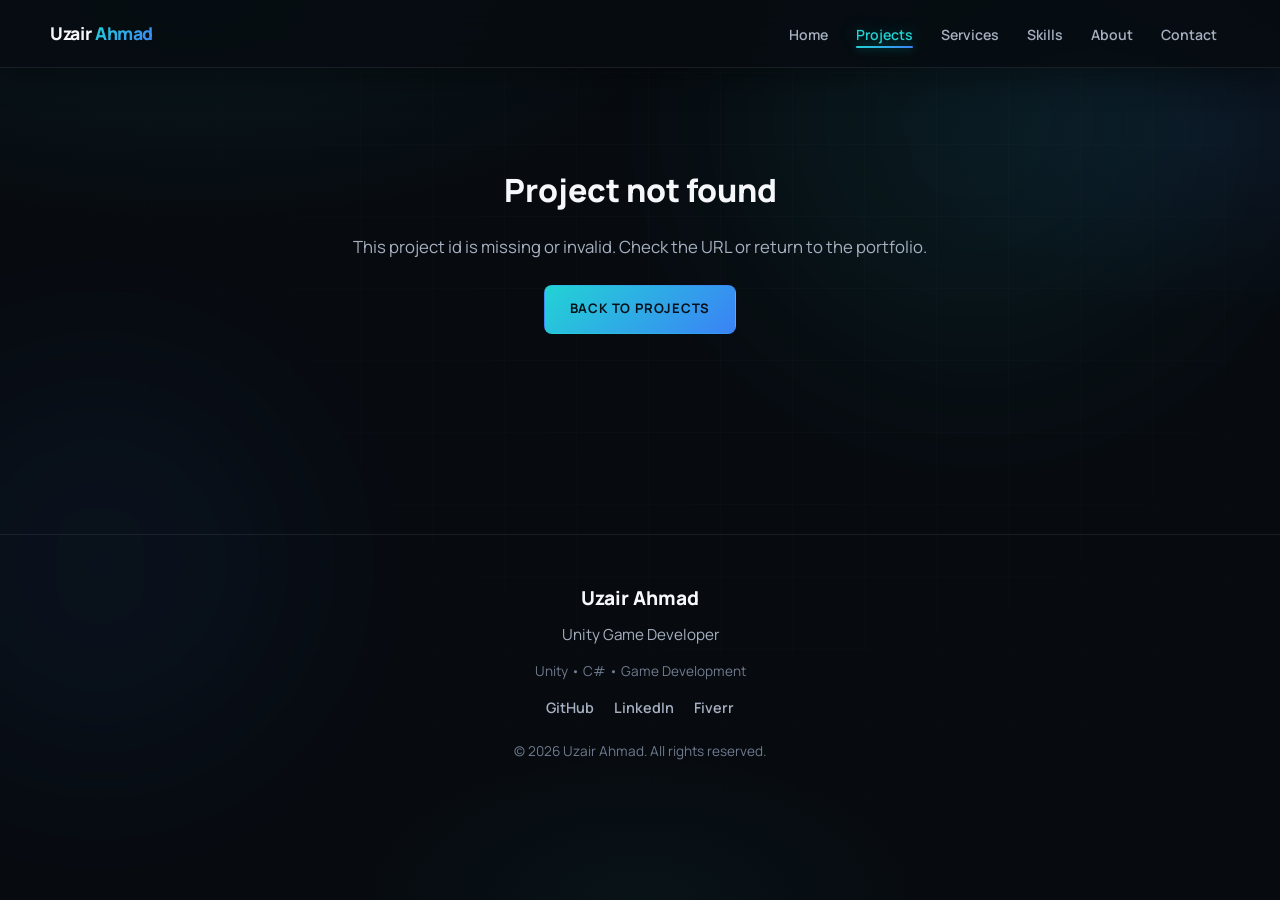
<file: project.html>
<!DOCTYPE html>
<html lang="en">
  <head>
    <meta charset="UTF-8" />
    <meta name="viewport" content="width=device-width, initial-scale=1.0" />
    <meta name="referrer" content="strict-origin-when-cross-origin" />
    <title>Project | Uzair Ahmad — Unity Game Developer</title>
    <meta
      name="description"
      content="Project details from Uzair Ahmad's Unity game development portfolio."
    />
    <meta property="og:type" content="website" />
    <meta property="og:title" content="Project | Uzair Ahmad — Unity Game Developer" />
    <link rel="icon" href="favicon/favicon.svg" type="image/svg+xml" />
    <link rel="preconnect" href="https://fonts.googleapis.com" />
    <link rel="preconnect" href="https://fonts.gstatic.com" crossorigin />
    <link
      href="https://fonts.googleapis.com/css2?family=Manrope:wght@400;500;600;700;800&display=swap"
      rel="stylesheet"
    />
    <link rel="stylesheet" href="css/style.css" />
  </head>
  <body>
    <a class="skip-link" href="#main">Skip to content</a>

    <div class="bg-atmosphere" aria-hidden="true">
      <div class="bg-grid"></div>
      <div class="bg-orb bg-orb-1"></div>
      <div class="bg-orb bg-orb-2"></div>
    </div>

    <header class="site-header scrolled" id="site-header">
      <nav class="nav container" aria-label="Primary">
        <a class="nav-brand" href="index.html">Uzair <span>Ahmad</span></a>

        <button
          class="nav-toggle"
          id="nav-toggle"
          type="button"
          aria-expanded="false"
          aria-controls="nav-links"
          aria-label="Open menu"
        >
          <span class="nav-toggle-bars" aria-hidden="true"></span>
        </button>

        <ul class="nav-links" id="nav-links">
          <li><a href="index.html#home">Home</a></li>
          <li><a href="index.html#projects" class="active">Projects</a></li>
          <li><a href="index.html#services">Services</a></li>
          <li><a href="index.html#skills">Skills</a></li>
          <li><a href="index.html#about">About</a></li>
          <li><a href="index.html#contact">Contact</a></li>
        </ul>
      </nav>
    </header>

    <main id="main" class="project-detail-page">
      <div class="container" id="project-root">
        <!-- Rendered by project-detail.js -->
        <p class="section-lead">Loading project…</p>
      </div>
    </main>

    <footer class="site-footer">
      <div class="container footer-inner">
        <p class="footer-name">Uzair Ahmad</p>
        <p class="footer-title">Unity Game Developer</p>
        <p class="footer-tags">
          Unity • C# • Game Development
        </p>
        <div class="footer-social" id="footer-social" aria-label="Social links"></div>
        <p class="footer-copy">© 2026 Uzair Ahmad. All rights reserved.</p>
      </div>
    </footer>

    <script src="js/config.js"></script>
    <script src="js/projects.js"></script>
    <script src="js/project-detail.js"></script>
    <script src="js/cursor.js"></script>
  </body>
</html>
</file>
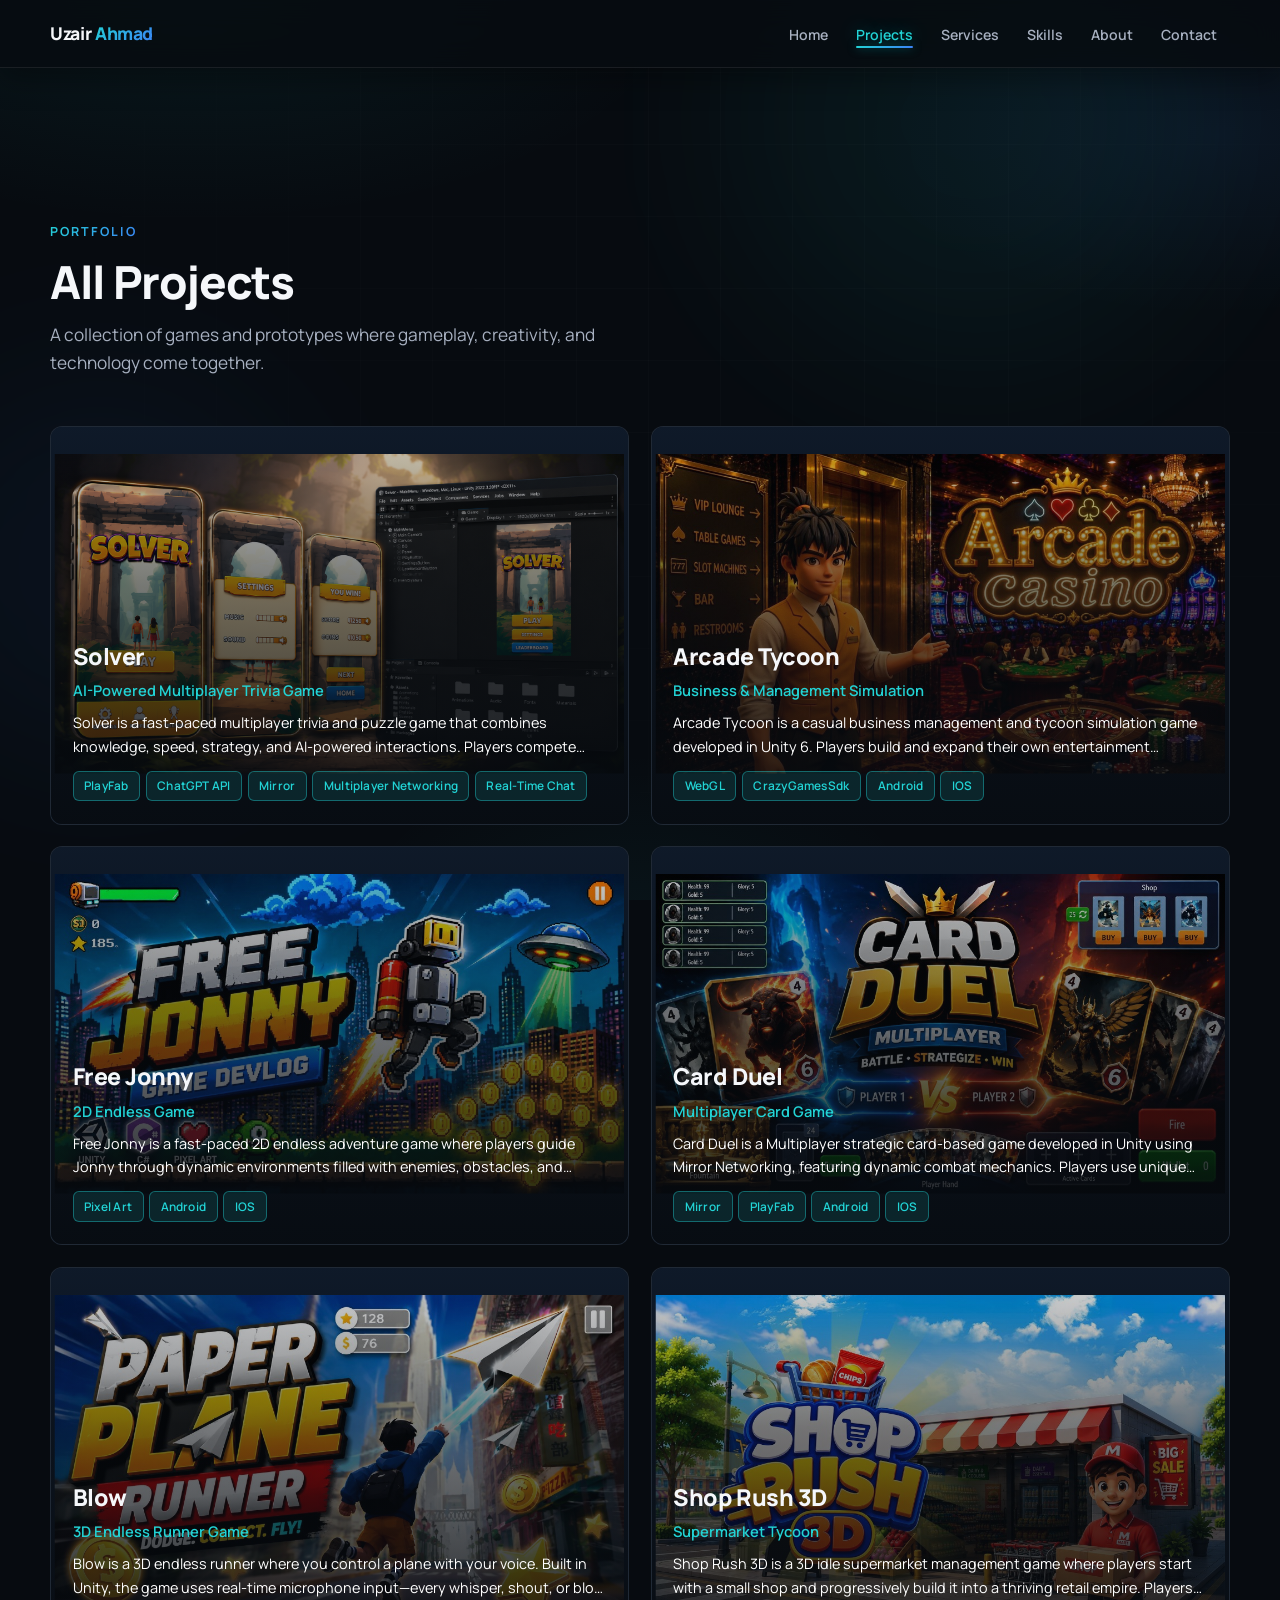
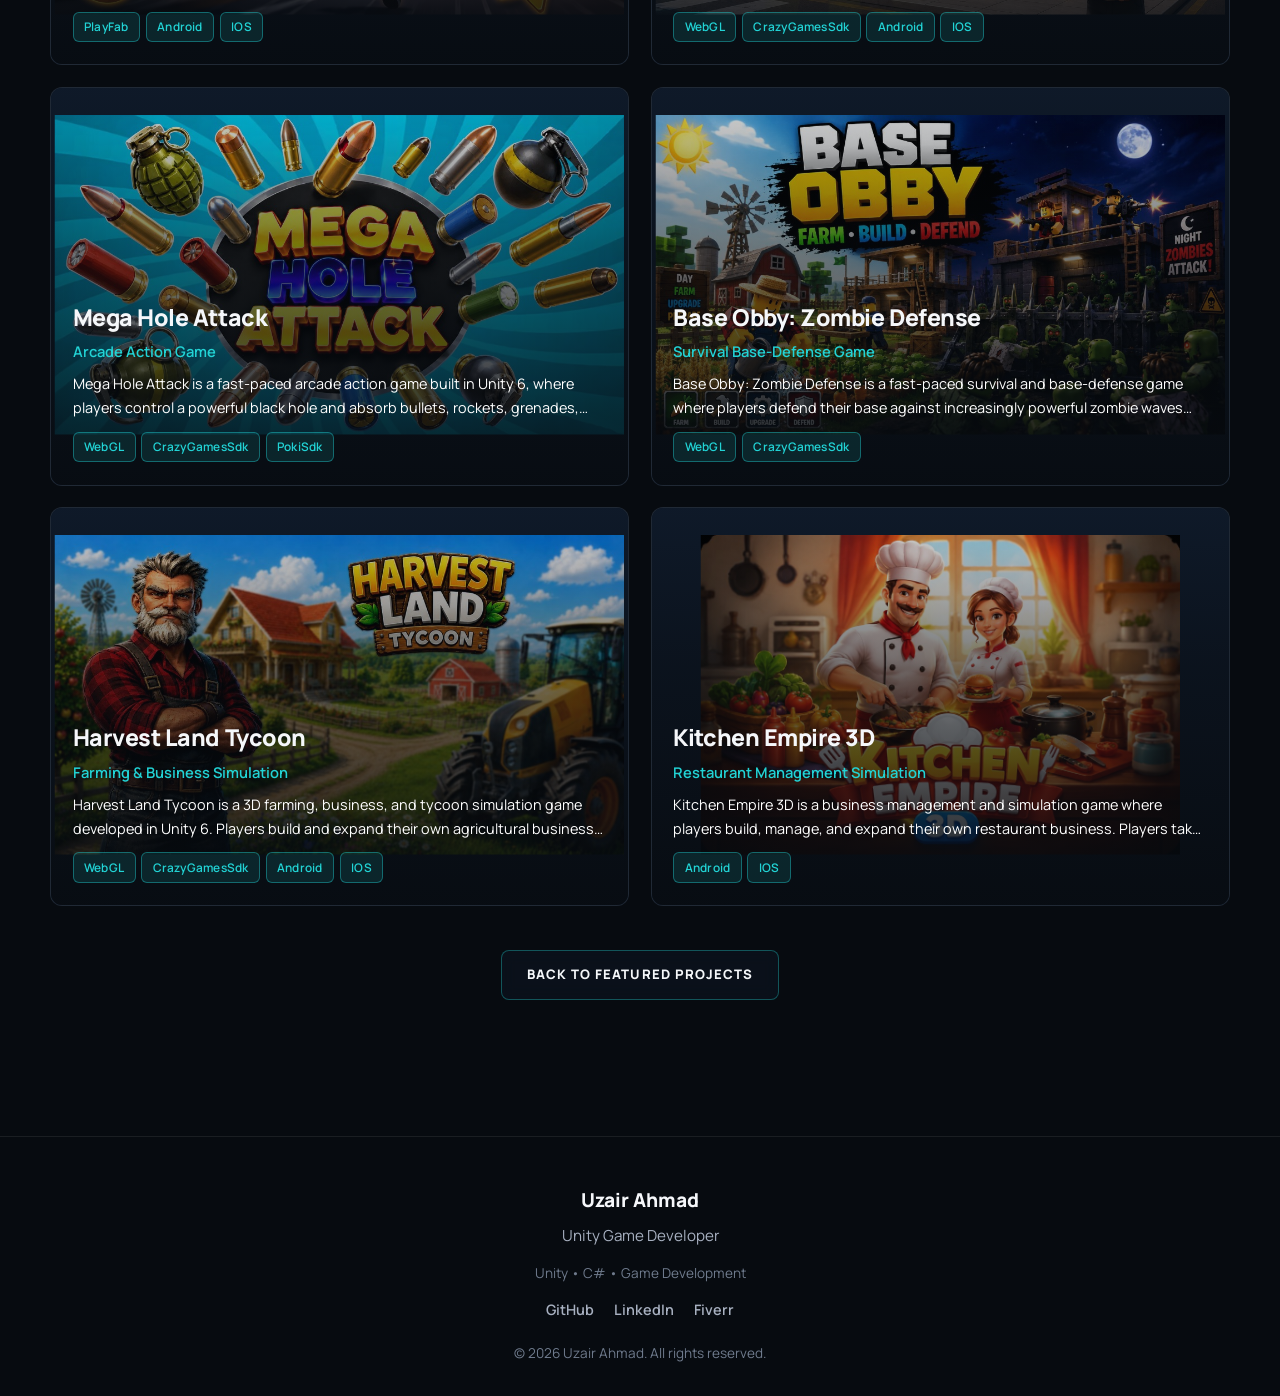
<file: projects.html>
<!DOCTYPE html>
<html lang="en">
  <head>
    <meta charset="UTF-8" />
    <meta name="viewport" content="width=device-width, initial-scale=1.0" />
    <title>All Projects | Uzair Ahmad — Unity Game Developer</title>
    <meta
      name="description"
      content="Browse all Unity game projects by Uzair Ahmad — multiplayer, mobile, simulation, and more."
    />
    <meta property="og:type" content="website" />
    <meta
      property="og:title"
      content="All Projects | Uzair Ahmad — Unity Game Developer"
    />
    <link rel="icon" href="favicon/favicon.svg" type="image/svg+xml" />
    <link rel="preconnect" href="https://fonts.googleapis.com" />
    <link rel="preconnect" href="https://fonts.gstatic.com" crossorigin />
    <link
      href="https://fonts.googleapis.com/css2?family=Manrope:wght@400;500;600;700;800&display=swap"
      rel="stylesheet"
    />
    <link rel="stylesheet" href="css/style.css" />
  </head>
  <body>
    <a class="skip-link" href="#main">Skip to content</a>

    <div class="bg-atmosphere" aria-hidden="true">
      <div class="bg-grid"></div>
      <div class="bg-orb bg-orb-1"></div>
      <div class="bg-orb bg-orb-2"></div>
    </div>

    <header class="site-header scrolled" id="site-header">
      <nav class="nav container" aria-label="Primary">
        <a class="nav-brand" href="index.html">Uzair <span>Ahmad</span></a>

        <button
          class="nav-toggle"
          id="nav-toggle"
          type="button"
          aria-expanded="false"
          aria-controls="nav-links"
          aria-label="Open menu"
        >
          <span class="nav-toggle-bars" aria-hidden="true"></span>
        </button>

        <ul class="nav-links" id="nav-links">
          <li><a href="index.html#home">Home</a></li>
          <li><a href="projects.html" class="active">Projects</a></li>
          <li><a href="index.html#services">Services</a></li>
          <li><a href="index.html#skills">Skills</a></li>
          <li><a href="index.html#about">About</a></li>
          <li><a href="index.html#contact">Contact</a></li>
        </ul>
      </nav>
    </header>

    <main id="main" class="projects-page">
      <section class="section" aria-labelledby="all-projects-title">
        <div class="container">
          <header class="section-header">
            <p class="section-eyebrow">Portfolio</p>
            <h1 class="section-title" id="all-projects-title">All Projects</h1>
            <p class="section-lead">
              A collection of games and prototypes where gameplay, creativity,
              and technology come together.
            </p>
          </header>
          <div class="projects-grid" id="all-projects-grid">
            <!-- Rendered by projects-page.js -->
          </div>
          <div class="projects-cta">
            <a
              class="btn btn-secondary projects-all-btn"
              href="index.html#projects"
              >Back to Featured Projects</a
            >
          </div>
        </div>
      </section>
    </main>

    <footer class="site-footer">
      <div class="container footer-inner">
        <p class="footer-name">Uzair Ahmad</p>
        <p class="footer-title">Unity Game Developer</p>
        <p class="footer-tags">Unity • C# • Game Development</p>
        <div
          class="footer-social"
          id="footer-social"
          aria-label="Social links"
        ></div>
        <p class="footer-copy">© 2026 Uzair Ahmad. All rights reserved.</p>
      </div>
    </footer>

    <script src="js/config.js"></script>
    <script src="js/projects.js"></script>
    <script src="js/projects-page.js"></script>
    <script src="js/cursor.js"></script>
  </body>
</html>
</file>
<file: css/style.css>
/* ============================================================
   Uzair Ahmad — Unity Game Developer Portfolio
   Cinematic layout + Design 1 cyan/blue palette
   ============================================================ */

:root {
  /* Design 1 palette */
  --bg-primary: #070b10;
  --bg-primary-alt: #0a0f16;
  --bg-secondary: #0d1724;
  --bg-secondary-alt: #101c2d;
  --accent-cyan: #22d3d5;
  --accent-blue: #3b82f6;
  --accent-gradient: linear-gradient(135deg, #22d3d5, #3b82f6);
  --text-primary: #f5f7fa;
  --text-secondary: #a7b0c0;
  --text-muted: #6f7b8d;
  --border: rgba(255, 255, 255, 0.08);
  --border-strong: rgba(255, 255, 255, 0.14);

  /* Mapped aliases (keep existing class names working) */
  --bg-deep: var(--bg-primary);
  --bg: var(--bg-primary-alt);
  --bg-elevated: var(--bg-secondary);
  --bg-card: var(--bg-secondary-alt);
  --bg-card-hover: #142238;
  --text: var(--text-primary);
  --text-dim: var(--text-muted);
  --accent: var(--accent-cyan);
  --accent-soft: rgba(34, 211, 213, 0.12);
  --accent-glow: rgba(34, 211, 213, 0.4);
  --accent-secondary: var(--accent-blue);
  --danger-dev: #ffb347;
  --danger-dev-soft: rgba(255, 179, 71, 0.15);

  /* Typography */
  --font-display: "Manrope", system-ui, sans-serif;
  --font-body: "Manrope", system-ui, sans-serif;

  /* Layout */
  --nav-height: 68px;
  --container: 1180px;
  --radius: 12px;
  --radius-sm: 8px;
  --shadow: 0 18px 50px rgba(0, 0, 0, 0.5);
  --transition: 0.28s ease;
  --section-pad: clamp(4.5rem, 10vw, 7.5rem);
}

*,
*::before,
*::after {
  box-sizing: border-box;
  margin: 0;
  padding: 0;
}

html {
  scroll-behavior: smooth;
  scroll-padding-top: var(--nav-height);
}

body {
  font-family: var(--font-body);
  font-size: 1.05rem;
  line-height: 1.65;
  color: var(--text-primary);
  background: var(--bg-primary);
  overflow-x: hidden;
  min-height: 100vh;
}

img {
  max-width: 100%;
  height: auto;
  display: block;
}

a {
  color: inherit;
  text-decoration: none;
}

ul {
  list-style: none;
}

code {
  font-family: ui-monospace, "Cascadia Code", "Segoe UI Mono", monospace;
  font-size: 0.9em;
  color: var(--accent-cyan);
  background: var(--accent-soft);
  padding: 0.1em 0.35em;
  border-radius: 4px;
}

button {
  font-family: inherit;
  cursor: pointer;
  border: none;
  background: none;
  color: inherit;
}

:focus-visible {
  outline: 2px solid var(--accent-cyan);
  outline-offset: 3px;
}

.skip-link {
  position: absolute;
  left: 1rem;
  top: -100px;
  z-index: 1000;
  padding: 0.75rem 1.25rem;
  background: var(--accent-gradient);
  color: var(--bg-primary);
  font-weight: 700;
  border-radius: var(--radius-sm);
  transition: top var(--transition);
}

.skip-link:focus {
  top: 1rem;
}

/* ---------- Utilities ---------- */
.container {
  width: min(100% - 2.5rem, var(--container));
  margin-inline: auto;
}

.section {
  padding: var(--section-pad) 0;
  position: relative;
}

.section-header {
  margin-bottom: clamp(2rem, 5vw, 3rem);
  max-width: 38rem;
}

.section-eyebrow {
  display: inline-block;
  font-family: var(--font-display);
  font-size: 0.78rem;
  font-weight: 700;
  letter-spacing: 0.16em;
  text-transform: uppercase;
  background: var(--accent-gradient);
  -webkit-background-clip: text;
  background-clip: text;
  color: transparent;
  margin-bottom: 0.85rem;
}

.section-title {
  font-family: var(--font-display);
  font-size: clamp(1.9rem, 4vw, 2.85rem);
  font-weight: 800;
  letter-spacing: -0.03em;
  line-height: 1.12;
  margin-bottom: 0.85rem;
  color: var(--text-primary);
}

.section-lead {
  color: var(--text-secondary);
  font-size: 1.08rem;
}

/* ---------- Buttons ---------- */
.btn {
  display: inline-flex;
  align-items: center;
  justify-content: center;
  gap: 0.55rem;
  min-height: 48px;
  padding: 0.8rem 1.55rem;
  font-family: var(--font-display);
  font-size: 0.82rem;
  font-weight: 700;
  letter-spacing: 0.06em;
  text-transform: uppercase;
  border-radius: var(--radius-sm);
  transition: background var(--transition), color var(--transition),
    border-color var(--transition), box-shadow var(--transition),
    transform var(--transition);
}

.btn-primary {
  background: var(--accent-gradient);
  color: #061018;
  border: 1px solid transparent;
  box-shadow: 0 0 0 0 transparent;
}

.btn-primary:hover {
  box-shadow: 0 0 28px var(--accent-glow), 0 8px 24px rgba(59, 130, 246, 0.25);
  transform: translateY(-2px);
}

.btn-secondary {
  background: rgba(13, 23, 36, 0.55);
  color: var(--text-primary);
  border: 1px solid rgba(34, 211, 213, 0.35);
  backdrop-filter: blur(8px);
}

.btn-secondary:hover {
  border-color: var(--accent-cyan);
  color: var(--accent-cyan);
  background: rgba(34, 211, 213, 0.08);
  transform: translateY(-2px);
}

.btn-group {
  display: flex;
  flex-wrap: wrap;
  gap: 0.85rem;
}

/* ---------- Tags / badges ---------- */
.tag {
  display: inline-flex;
  align-items: center;
  padding: 0.28rem 0.65rem;
  font-size: 0.74rem;
  font-weight: 600;
  font-family: var(--font-display);
  letter-spacing: 0.02em;
  color: var(--text-secondary);
  background: rgba(255, 255, 255, 0.04);
  border: 1px solid var(--border);
  border-radius: 6px;
}

.tag-accent {
  color: var(--accent-cyan);
  background: var(--accent-soft);
  border-color: rgba(34, 211, 213, 0.28);
}

.badge-dev {
  display: inline-flex;
  align-items: center;
  padding: 0.28rem 0.7rem;
  font-family: var(--font-display);
  font-size: 0.68rem;
  font-weight: 800;
  letter-spacing: 0.1em;
  text-transform: uppercase;
  color: var(--danger-dev);
  background: var(--danger-dev-soft);
  border: 1px solid rgba(255, 179, 71, 0.35);
  border-radius: 6px;
}

.badge-completed {
  display: inline-flex;
  align-items: center;
  padding: 0.28rem 0.7rem;
  font-family: var(--font-display);
  font-size: 0.68rem;
  font-weight: 800;
  letter-spacing: 0.1em;
  text-transform: uppercase;
  color: var(--accent-cyan);
  background: var(--accent-soft);
  border: 1px solid rgba(34, 211, 213, 0.4);
  border-radius: 6px;
}

/* ---------- Navigation ---------- */
.site-header {
  position: fixed;
  inset: 0 0 auto 0;
  z-index: 100;
  height: var(--nav-height);
  background: rgba(7, 11, 16, 0.35);
  backdrop-filter: blur(14px);
  -webkit-backdrop-filter: blur(14px);
  border-bottom: 1px solid transparent;
  transition: background var(--transition), border-color var(--transition),
    box-shadow var(--transition);
}

.site-header.scrolled {
  background: rgba(7, 11, 16, 0.82);
  border-bottom-color: var(--border);
  box-shadow: 0 10px 30px rgba(0, 0, 0, 0.35);
}

.nav {
  display: flex;
  align-items: center;
  justify-content: space-between;
  height: var(--nav-height);
}

.nav-brand {
  font-family: var(--font-display);
  font-size: 1.1rem;
  font-weight: 800;
  letter-spacing: -0.02em;
  z-index: 2;
}

.nav-brand span {
  background: var(--accent-gradient);
  -webkit-background-clip: text;
  background-clip: text;
  color: transparent;
}

.nav-links {
  display: flex;
  align-items: center;
  gap: 0.15rem;
}

.nav-links a {
  position: relative;
  font-family: var(--font-display);
  font-size: 0.88rem;
  font-weight: 600;
  color: var(--text-secondary);
  padding: 0.45rem 0.8rem;
  border-radius: 6px;
  transition: color var(--transition);
}

.nav-links a:hover {
  color: var(--text-primary);
}

.nav-links a.active {
  color: var(--accent-cyan);
  text-shadow: 0 0 18px rgba(34, 211, 213, 0.45);
}

.nav-links a.active::after {
  content: "";
  position: absolute;
  left: 0.8rem;
  right: 0.8rem;
  bottom: 0.2rem;
  height: 2px;
  border-radius: 2px;
  background: var(--accent-gradient);
  box-shadow: 0 0 10px rgba(34, 211, 213, 0.5);
}

.nav-toggle {
  display: none;
  width: 44px;
  height: 44px;
  align-items: center;
  justify-content: center;
  border-radius: var(--radius-sm);
  border: 1px solid var(--border);
  z-index: 2;
}

.nav-toggle-bars {
  display: block;
  width: 20px;
  height: 2px;
  background: var(--text-primary);
  position: relative;
}

.nav-toggle-bars::before,
.nav-toggle-bars::after {
  content: "";
  position: absolute;
  left: 0;
  width: 20px;
  height: 2px;
  background: var(--text-primary);
  transition: transform var(--transition), top var(--transition);
}

.nav-toggle-bars::before {
  top: -6px;
}

.nav-toggle-bars::after {
  top: 6px;
}

.nav-toggle[aria-expanded="true"] .nav-toggle-bars {
  background: transparent;
}

.nav-toggle[aria-expanded="true"] .nav-toggle-bars::before {
  top: 0;
  transform: rotate(45deg);
}

.nav-toggle[aria-expanded="true"] .nav-toggle-bars::after {
  top: 0;
  transform: rotate(-45deg);
}

/* ---------- Site atmosphere ---------- */
.bg-atmosphere {
  position: fixed;
  inset: 0;
  z-index: -1;
  pointer-events: none;
  overflow: hidden;
  background:
    radial-gradient(ellipse 70% 45% at 15% 0%, rgba(34, 211, 213, 0.07), transparent 55%),
    radial-gradient(ellipse 55% 40% at 95% 15%, rgba(59, 130, 246, 0.08), transparent 50%),
    radial-gradient(ellipse 40% 30% at 50% 100%, rgba(34, 211, 213, 0.04), transparent 55%),
    var(--bg-primary);
}

.bg-grid {
  position: absolute;
  inset: 0;
  background-image:
    linear-gradient(rgba(255, 255, 255, 0.028) 1px, transparent 1px),
    linear-gradient(90deg, rgba(255, 255, 255, 0.028) 1px, transparent 1px);
  background-size: 72px 72px;
  mask-image: radial-gradient(ellipse at 60% 30%, black 15%, transparent 72%);
  opacity: 0.55;
}

.bg-orb {
  position: absolute;
  border-radius: 50%;
  filter: blur(90px);
  opacity: 0.45;
  animation: orb-drift 20s ease-in-out infinite alternate;
}

.bg-orb-1 {
  width: 480px;
  height: 480px;
  background: rgba(34, 211, 213, 0.14);
  top: -120px;
  right: 5%;
}

.bg-orb-2 {
  width: 400px;
  height: 400px;
  background: rgba(59, 130, 246, 0.12);
  bottom: 15%;
  left: -100px;
  animation-delay: -7s;
}

@keyframes orb-drift {
  from {
    transform: translate(0, 0);
  }
  to {
    transform: translate(28px, 36px);
  }
}

/* ---------- Hero (cinematic) ---------- */
.hero {
  position: relative;
  min-height: 100vh;
  display: flex;
  align-items: center;
  padding: calc(var(--nav-height) + 2.5rem) 0 4.5rem;
  overflow: hidden;
}

.hero-media {
  position: absolute;
  inset: 0;
  z-index: 0;
  pointer-events: none;
}

.hero-media img {
  width: 100%;
  height: 100%;
  object-fit: cover;
  object-position: center right;
  display: block;
}

.hero-media-scrim {
  position: absolute;
  inset: 0;
  background:
    linear-gradient(
      90deg,
      rgba(7, 11, 16, 0.92) 0%,
      rgba(7, 11, 16, 0.78) 38%,
      rgba(7, 11, 16, 0.35) 68%,
      rgba(7, 11, 16, 0.45) 100%
    ),
    linear-gradient(
      180deg,
      rgba(7, 11, 16, 0.55) 0%,
      transparent 28%,
      transparent 72%,
      rgba(7, 11, 16, 0.75) 100%
    );
}

.hero-particles {
  position: absolute;
  inset: 0;
  width: 100%;
  height: 100%;
  pointer-events: none;
  opacity: 0.35;
  z-index: 1;
}

.hero-glow {
  position: absolute;
  border-radius: 50%;
  filter: blur(100px);
  pointer-events: none;
  z-index: 1;
  opacity: 0.55;
}

.hero-glow-cyan {
  width: min(55vw, 520px);
  height: min(55vw, 520px);
  background: rgba(34, 211, 213, 0.16);
  top: 8%;
  right: 8%;
  animation: glow-pulse 10s ease-in-out infinite alternate;
}

.hero-glow-blue {
  width: min(45vw, 420px);
  height: min(45vw, 420px);
  background: rgba(59, 130, 246, 0.14);
  bottom: 5%;
  right: 22%;
  animation: glow-pulse 12s ease-in-out infinite alternate-reverse;
}

@keyframes glow-pulse {
  from {
    opacity: 0.55;
    transform: scale(1);
  }
  to {
    opacity: 0.9;
    transform: scale(1.08);
  }
}

/* Social link buttons — right middle of hero */
.hero-social {
  position: absolute;
  top: 50%;
  right: clamp(1rem, 4vw, 2.75rem);
  transform: translateY(-50%);
  z-index: 3;
  display: flex;
  flex-direction: column;
  gap: 0.85rem;
  align-items: center;
}

.hero-link-btn {
  width: 2.85rem;
  height: 2.85rem;
  min-width: 0;
  padding: 0;
  font-weight: 800;
  justify-content: center;
  align-items: center;
  gap: 0;
  backdrop-filter: blur(12px);
  background: rgba(7, 11, 16, 0.72);
  border: 1px solid rgba(34, 211, 213, 0.45);
  box-shadow: 0 10px 28px rgba(0, 0, 0, 0.35);
}

.hero-link-btn svg {
  width: 18px;
  height: 18px;
  flex-shrink: 0;
}

.hero-link-btn:hover {
  transform: translateY(-2px);
  border-color: rgba(34, 211, 213, 0.7);
  box-shadow: 0 0 24px rgba(34, 211, 213, 0.2), 0 12px 28px rgba(0, 0, 0, 0.4);
}

.hero-stage {
  position: relative;
  width: min(100% - 2.5rem, var(--container));
  z-index: 1;
  display: grid;
  grid-template-columns: minmax(0, 1fr);
  gap: clamp(1.5rem, 4vw, 3rem);
  align-items: center;
}

.hero-content {
  max-width: 40rem;
  position: relative;
  z-index: 2;
}

.hero-name {
  font-family: var(--font-display);
  font-size: clamp(3rem, 7.5vw, 5rem);
  font-weight: 800;
  letter-spacing: -0.04em;
  line-height: 1.02;
  margin-bottom: 0.65rem;
  color: var(--text-primary);
}

.hero-name .accent {
  background: var(--accent-gradient);
  -webkit-background-clip: text;
  background-clip: text;
  color: transparent;
}

.hero-title {
  font-family: var(--font-display);
  font-size: clamp(1.2rem, 2.4vw, 1.55rem);
  font-weight: 600;
  color: var(--accent-cyan);
  margin-bottom: 1.35rem;
  text-shadow: 0 0 24px rgba(34, 211, 213, 0.25);
}

.hero-desc {
  color: var(--text-secondary);
  margin-bottom: 2.1rem;
  font-size: clamp(1.02rem, 1.5vw, 1.12rem);
  max-width: 32rem;
  text-shadow: 0 1px 18px rgba(7, 11, 16, 0.65);
}

.hero-secondary {
  color: var(--text-muted);
  margin-bottom: 2.1rem;
  font-size: 1rem;
  max-width: 32rem;
}

.hero-actions {
  margin-bottom: 0;
}

/* ---------- Hero visual styles reused in About focus card ---------- */
@keyframes orbit-spin {
  to {
    transform: rotate(360deg);
  }
}

@keyframes float-soft {
  0%,
  100% {
    transform: translateY(0);
  }
  50% {
    transform: translateY(-8px);
  }
}

/* Entrance */
.hero-animate > * {
  opacity: 0;
  transform: translateY(20px);
  animation: fade-up 0.7s ease forwards;
}

.hero-animate > *:nth-child(1) {
  animation-delay: 0.05s;
}
.hero-animate > *:nth-child(2) {
  animation-delay: 0.12s;
}
.hero-animate > *:nth-child(3) {
  animation-delay: 0.2s;
}
.hero-animate > *:nth-child(4) {
  animation-delay: 0.28s;
}
.hero-animate > *:nth-child(5) {
  animation-delay: 0.36s;
}
.hero-animate > *:nth-child(6) {
  animation-delay: 0.44s;
}
.hero-animate > *:nth-child(7) {
  animation-delay: 0.52s;
}

@keyframes fade-up {
  to {
    opacity: 1;
    transform: translateY(0);
  }
}

/* ---------- Project cards (cinematic) ---------- */
.projects-grid {
  display: grid;
  grid-template-columns: repeat(2, 1fr);
  gap: 1.35rem;
}

.projects-cta {
  display: flex;
  justify-content: center;
  margin-top: 2.75rem;
}

.projects-all-btn {
  font-weight: 800;
  letter-spacing: 0.08em;
  min-width: 12.5rem;
}

.projects-page {
  padding-top: calc(var(--header-h, 72px) + 1.5rem);
  min-height: 70vh;
}

.project-card {
  position: relative;
  display: block;
  border-radius: var(--radius);
  overflow: hidden;
  border: 1px solid var(--border);
  background: var(--bg-secondary);
  text-decoration: none;
  color: inherit;
  cursor: pointer;
  transition: border-color var(--transition), transform var(--transition),
    box-shadow var(--transition);
}

.project-card:hover {
  border-color: rgba(34, 211, 213, 0.45);
  transform: translateY(-5px);
  box-shadow: var(--shadow), 0 0 0 1px rgba(59, 130, 246, 0.2),
    0 0 30px rgba(34, 211, 213, 0.08);
}

.project-card:focus-visible {
  outline: 2px solid var(--accent-cyan);
  outline-offset: 3px;
}

.project-card-media {
  position: relative;
  aspect-ratio: 16 / 11;
  overflow: hidden;
  background: var(--bg-secondary-alt);
  min-height: 280px;
}

.project-card-media > img {
  width: 100%;
  height: 100%;
  object-fit: contain;
  object-position: center top;
  padding: 0.75rem 0.85rem 42%;
  box-sizing: border-box;
  transform: scale(2.25);
  transform-origin: center top;
  transition: transform 0.55s ease;
}

.project-card:hover .project-card-media > img {
  transform: scale(2.32);
}

.project-placeholder {
  width: 100%;
  height: 100%;
  min-height: 280px;
  display: flex;
  flex-direction: column;
  align-items: center;
  justify-content: center;
  gap: 0.4rem;
  background:
    linear-gradient(145deg, rgba(34, 211, 213, 0.12), transparent 50%),
    linear-gradient(320deg, rgba(59, 130, 246, 0.16), var(--bg-secondary-alt));
  font-family: var(--font-display);
  font-weight: 700;
  font-size: 1.2rem;
  color: var(--text-secondary);
  text-align: center;
  padding: 1.5rem;
}

.project-placeholder small {
  font-size: 0.75rem;
  font-weight: 500;
  color: var(--text-muted);
  letter-spacing: 0.04em;
  text-transform: uppercase;
}

.project-card-badge {
  position: absolute;
  top: 1rem;
  right: 1rem;
  z-index: 3;
}

.project-card-overlay {
  position: absolute;
  inset: 0;
  z-index: 2;
  display: flex;
  flex-direction: column;
  justify-content: flex-end;
  padding: 1.35rem 1.35rem 1.4rem;
  background: linear-gradient(
    180deg,
    rgba(7, 11, 16, 0.15) 0%,
    rgba(7, 11, 16, 0.55) 40%,
    rgba(7, 11, 16, 0.92) 100%
  );
  transition: background var(--transition);
}

.project-card:hover .project-card-overlay {
  background: linear-gradient(
    180deg,
    rgba(7, 11, 16, 0.1) 0%,
    rgba(7, 11, 16, 0.45) 35%,
    rgba(10, 20, 34, 0.94) 100%
  );
}

.project-card-status {
  font-size: 0.72rem;
  color: var(--text-muted);
  font-family: var(--font-display);
  letter-spacing: 0.06em;
  text-transform: uppercase;
  font-weight: 600;
  margin-bottom: 0.35rem;
}

.project-card-title {
  font-family: var(--font-display);
  font-size: 1.45rem;
  font-weight: 800;
  letter-spacing: -0.02em;
  margin-bottom: 0.2rem;
}

.project-card-subtitle {
  font-size: 0.92rem;
  color: var(--accent-cyan);
  font-weight: 600;
  margin-bottom: 0.55rem;
}

.project-card-desc {
  font-size: 0.9rem;
  color: #ffffff;
  display: -webkit-box;
  -webkit-line-clamp: 2;
  -webkit-box-orient: vertical;
  overflow: hidden;
  margin-bottom: 0.75rem;
}

.project-card-tags {
  display: flex;
  flex-wrap: wrap;
  gap: 0.35rem;
  margin-bottom: 0;
}

.project-card-tags .tag {
  color: var(--accent-cyan);
  background: var(--accent-soft);
  border-color: rgba(34, 211, 213, 0.4);
  transform: translateY(0) scale(1);
  transition:
    color 0.25s ease,
    background 0.25s ease,
    border-color 0.25s ease,
    transform 0.25s ease,
    box-shadow 0.25s ease;
}

.project-card-tags .tag:hover {
  color: #ffffff;
  background: rgba(34, 211, 213, 0.28);
  border-color: rgba(34, 211, 213, 0.85);
  transform: translateY(-3px) scale(1.06);
  box-shadow: 0 0 14px rgba(34, 211, 213, 0.45), 0 6px 16px rgba(34, 211, 213, 0.2);
}

.project-card:hover .project-card-tags .tag {
  border-color: rgba(34, 211, 213, 0.55);
}

/* ---------- Skills ---------- */
.skills-grid {
  display: grid;
  grid-template-columns: repeat(3, 1fr);
  gap: 1.15rem;
}

.skill-card {
  background: linear-gradient(160deg, rgba(16, 28, 45, 0.9), rgba(13, 23, 36, 0.7));
  border: 1px solid var(--border);
  border-radius: var(--radius);
  padding: 1.45rem;
  transition: border-color var(--transition), transform var(--transition),
    box-shadow var(--transition);
}

.skill-card:hover {
  border-color: rgba(34, 211, 213, 0.3);
  transform: translateY(-3px);
  box-shadow: 0 12px 32px rgba(0, 0, 0, 0.3);
}

.skill-card h3 {
  font-family: var(--font-display);
  font-size: 0.8rem;
  font-weight: 800;
  letter-spacing: 0.12em;
  text-transform: uppercase;
  background: var(--accent-gradient);
  -webkit-background-clip: text;
  background-clip: text;
  color: transparent;
  margin-bottom: 1rem;
}

.skill-tags {
  display: flex;
  flex-wrap: wrap;
  gap: 0.4rem;
}

.skill-tags .tag:hover {
  border-color: rgba(34, 211, 213, 0.35);
  color: var(--text-primary);
}

/* ---------- Resume tabs (Skills / Experience) ---------- */
.resume-tabs {
  display: flex;
  flex-wrap: wrap;
  gap: 0.65rem;
  margin-bottom: 2rem;
}

.resume-tab {
  min-height: 44px;
  padding: 0.65rem 1.35rem;
  font-family: var(--font-display);
  font-size: 0.88rem;
  font-weight: 700;
  letter-spacing: 0.04em;
  color: var(--text-secondary);
  background: rgba(13, 23, 36, 0.7);
  border: 1px solid var(--border);
  border-radius: 999px;
  transition: color var(--transition), border-color var(--transition),
    background var(--transition), box-shadow var(--transition);
}

.resume-tab:hover {
  color: var(--text-primary);
  border-color: rgba(34, 211, 213, 0.35);
}

.resume-tab.is-active {
  color: #061018;
  background: var(--accent-gradient);
  border-color: transparent;
  box-shadow: 0 0 22px rgba(34, 211, 213, 0.3);
}

.resume-panel-tab[hidden] {
  display: none;
}

.resume-panel-tab.is-active {
  display: block;
}

/* ---------- Experience cinematic journey ---------- */
.experience-list {
  position: relative;
}

.xp-journey {
  position: relative;
  padding: 0.5rem 0 2rem;
}

.xp-journey-bg {
  position: absolute;
  inset: -2rem -1rem;
  pointer-events: none;
  z-index: 0;
  overflow: hidden;
  border-radius: var(--radius);
}

.xp-journey-grid {
  position: absolute;
  inset: 0;
  background-image:
    linear-gradient(rgba(255, 255, 255, 0.03) 1px, transparent 1px),
    linear-gradient(90deg, rgba(255, 255, 255, 0.03) 1px, transparent 1px);
  background-size: 48px 48px;
  mask-image: radial-gradient(ellipse at center, black 20%, transparent 75%);
  opacity: 0.55;
}

.xp-journey-glow {
  position: absolute;
  border-radius: 50%;
  filter: blur(80px);
}

.xp-journey-glow-cyan {
  width: 280px;
  height: 280px;
  background: rgba(34, 211, 213, 0.12);
  top: 8%;
  left: 10%;
}

.xp-journey-glow-blue {
  width: 320px;
  height: 320px;
  background: rgba(59, 130, 246, 0.12);
  bottom: 12%;
  right: 8%;
}

.xp-intro {
  position: relative;
  z-index: 1;
  text-align: center;
  max-width: 36rem;
  margin: 0 auto 3.5rem;
}

.xp-intro-eyebrow {
  display: inline-block;
  font-family: var(--font-display);
  font-size: 0.78rem;
  font-weight: 800;
  letter-spacing: 0.16em;
  text-transform: uppercase;
  background: var(--accent-gradient);
  -webkit-background-clip: text;
  background-clip: text;
  color: transparent;
  margin-bottom: 0.75rem;
}

.xp-intro-title {
  font-family: var(--font-display);
  font-size: clamp(1.85rem, 4vw, 2.75rem);
  font-weight: 800;
  letter-spacing: -0.03em;
  color: var(--text-primary);
  margin-bottom: 0.85rem;
}

.xp-intro-lead {
  color: var(--text-secondary);
  font-size: 1.08rem;
}

.xp-timeline {
  position: relative;
  z-index: 1;
  max-width: 980px;
  margin-inline: auto;
  padding: 1rem 0 2rem;
}

.xp-path-svg {
  position: absolute;
  top: 0;
  left: 50%;
  transform: translateX(-50%);
  width: 120px;
  height: 100%;
  pointer-events: none;
  overflow: visible;
}

.xp-path-track {
  fill: none;
  stroke: rgba(255, 255, 255, 0.08);
  stroke-width: 2;
}

.xp-path-draw {
  fill: none;
  stroke: url(#xpPathGrad);
  stroke-width: 2.5;
  stroke-linecap: round;
  stroke-linejoin: round;
  filter: drop-shadow(0 0 6px rgba(34, 211, 213, 0.45));
}

.xp-milestones {
  position: relative;
  display: flex;
  flex-direction: column;
  gap: clamp(2.5rem, 6vw, 4.5rem);
}

.xp-milestone {
  position: relative;
  display: grid;
  grid-template-columns: 1fr 56px 1fr;
  align-items: center;
  gap: 1rem;
  opacity: 1;
}

.xp-milestone.is-visible {
  /* visibility handled on card */
}

.xp-milestone.is-active,
.xp-milestone.is-passed {
  opacity: 1;
}

.xp-milestone.is-passed {
  opacity: 1;
}

.xp-milestone.is-active {
  opacity: 1;
}

.xp-milestone-node {
  grid-column: 2;
  justify-self: center;
  position: relative;
  z-index: 2;
  width: 18px;
  height: 18px;
  border-radius: 50%;
  border: 2px solid rgba(255, 255, 255, 0.18);
  background: #0d1724;
  box-shadow: none;
  transition: border-color 0.35s ease, box-shadow 0.35s ease, transform 0.35s ease,
    background 0.35s ease;
}

.xp-milestone.is-active .xp-milestone-node {
  border-color: var(--accent-cyan);
  background: var(--accent-cyan);
  box-shadow: 0 0 0 6px rgba(34, 211, 213, 0.15), 0 0 22px rgba(34, 211, 213, 0.55);
  animation: xp-node-pulse 2.4s ease-in-out infinite;
}

.xp-milestone.is-passed .xp-milestone-node {
  border-color: rgba(34, 211, 213, 0.55);
  background: rgba(34, 211, 213, 0.35);
}

@keyframes xp-node-pulse {
  0%,
  100% {
    transform: scale(1);
    box-shadow: 0 0 0 6px rgba(34, 211, 213, 0.12), 0 0 18px rgba(34, 211, 213, 0.4);
  }
  50% {
    transform: scale(1.12);
    box-shadow: 0 0 0 10px rgba(34, 211, 213, 0.08), 0 0 28px rgba(34, 211, 213, 0.55);
  }
}

.xp-card {
  grid-column: 1;
  justify-self: end;
  width: min(100%, 440px);
  padding: 1.35rem 1.4rem;
  border-radius: var(--radius);
  border: 1px solid var(--border);
  background: linear-gradient(
    160deg,
    rgba(16, 28, 45, 0.92),
    rgba(10, 15, 22, 0.78)
  );
  backdrop-filter: blur(14px);
  -webkit-backdrop-filter: blur(14px);
  box-shadow: 0 16px 40px rgba(0, 0, 0, 0.35);
  opacity: 0;
  transform: translate3d(-64px, 16px, 0);
  transition: border-color 0.4s ease, box-shadow 0.4s ease;
  will-change: transform, opacity;
}

.xp-card-head {
  display: flex;
  align-items: flex-start;
  justify-content: space-between;
  gap: 0.75rem;
  margin-bottom: 0.35rem;
}

.xp-location {
  flex-shrink: 0;
  font-family: var(--font-display);
  font-size: 0.68rem;
  font-weight: 700;
  letter-spacing: 0.04em;
  color: var(--accent-cyan);
  background: rgba(34, 211, 213, 0.1);
  border: 1px solid rgba(34, 211, 213, 0.3);
  border-radius: 999px;
  padding: 0.3rem 0.65rem;
  white-space: nowrap;
}

.xp-org-sep {
  opacity: 0.5;
  margin: 0 0.25rem;
}

.xp-duties-label {
  font-family: var(--font-display);
  font-size: 0.78rem;
  font-weight: 700;
  letter-spacing: 0.06em;
  text-transform: uppercase;
  color: var(--text-muted);
  margin: 0.85rem 0 0.55rem;
  padding-top: 0.75rem;
  border-top: 1px solid var(--border);
}

.xp-duties {
  display: grid;
  gap: 0.45rem;
  margin-bottom: 0.9rem;
}

.xp-duties li {
  position: relative;
  padding-left: 1rem;
  font-size: 0.88rem;
  line-height: 1.5;
  color: var(--text-secondary);
}

.xp-duties li::before {
  content: "";
  position: absolute;
  left: 0;
  top: 0.5rem;
  width: 5px;
  height: 5px;
  border-radius: 50%;
  background: var(--accent-cyan);
  box-shadow: 0 0 8px var(--accent-glow);
}

.xp-desc {
  display: none;
}

.xp-milestone--right .xp-card {
  grid-column: 3;
  justify-self: start;
  transform: translate3d(64px, 16px, 0);
}

.xp-milestone.is-visible .xp-card,
.xp-milestone.is-active .xp-card,
.xp-milestone.is-passed .xp-card {
  opacity: 1;
  transform: translate3d(0, 0, 0);
}

.xp-milestone.is-passed .xp-card {
  opacity: 0.78;
}

.xp-milestone.is-active .xp-card {
  opacity: 1;
  border-color: rgba(34, 211, 213, 0.4);
  box-shadow:
    0 18px 44px rgba(0, 0, 0, 0.4),
    0 0 32px rgba(34, 211, 213, 0.12);
}

.xp-level {
  font-family: var(--font-display);
  font-size: 0.68rem;
  font-weight: 800;
  letter-spacing: 0.14em;
  text-transform: uppercase;
  color: var(--accent-cyan);
  margin-bottom: 0.35rem;
}

.xp-level-line {
  display: block;
  width: 48px;
  height: 1px;
  margin: 0.35rem 0 0.55rem;
  background: linear-gradient(90deg, var(--accent-cyan), transparent);
}

.xp-level-name {
  font-family: var(--font-display);
  font-size: 0.72rem;
  font-weight: 700;
  letter-spacing: 0.1em;
  text-transform: uppercase;
  color: var(--text-muted);
  margin-bottom: 0.85rem;
}

.xp-year {
  font-family: var(--font-display);
  font-size: inherit;
  font-weight: 600;
  color: var(--accent-cyan);
}

.xp-role {
  font-family: var(--font-display);
  font-size: 1.15rem;
  font-weight: 800;
  letter-spacing: -0.02em;
  color: var(--text-primary);
  margin-bottom: 0.35rem;
}

.xp-org {
  font-size: 0.92rem;
  color: var(--text-secondary);
  margin-bottom: 0;
  line-height: 1.45;
}

.xp-desc {
  font-size: 0.92rem;
  color: var(--text-secondary);
  margin-bottom: 1rem;
  line-height: 1.55;
}

.xp-tech {
  display: flex;
  flex-wrap: wrap;
  gap: 0.55rem 0.65rem;
  margin-top: 1.1rem;
  list-style: none;
  padding: 0;
}

.xp-tech .tag {
  opacity: 0;
  transform: translateY(8px);
  margin: 0;
  padding: 0.35rem 0.75rem;
}

.xp-milestone.is-active .xp-tech .tag,
.xp-milestone.is-passed .xp-tech .tag,
.xp-milestone.is-visible .xp-tech .tag {
  opacity: 1;
  transform: translateY(0);
  transition: opacity 0.35s ease, transform 0.35s ease;
}

.xp-milestone.is-active .xp-tech .tag:nth-child(1) {
  transition-delay: 0.05s;
}
.xp-milestone.is-active .xp-tech .tag:nth-child(2) {
  transition-delay: 0.1s;
}
.xp-milestone.is-active .xp-tech .tag:nth-child(3) {
  transition-delay: 0.15s;
}
.xp-milestone.is-active .xp-tech .tag:nth-child(4) {
  transition-delay: 0.2s;
}
.xp-milestone.is-active .xp-tech .tag:nth-child(5) {
  transition-delay: 0.25s;
}

.xp-milestone--final .xp-card {
  border-color: rgba(34, 211, 213, 0.45);
  background: linear-gradient(
    155deg,
    rgba(34, 211, 213, 0.12),
    rgba(59, 130, 246, 0.1),
    rgba(13, 23, 36, 0.9)
  );
  box-shadow: 0 0 50px rgba(34, 211, 213, 0.14), 0 20px 50px rgba(0, 0, 0, 0.4);
}

.xp-milestone--education .xp-card {
  border-color: rgba(59, 130, 246, 0.35);
}

.xp-milestone--education .xp-level {
  color: #60a5fa;
}

.xp-milestone--education .xp-level-line {
  background: linear-gradient(90deg, #3b82f6, transparent);
}

.xp-milestone--final.is-active .xp-milestone-node {
  width: 22px;
  height: 22px;
  box-shadow: 0 0 0 8px rgba(34, 211, 213, 0.16), 0 0 36px rgba(59, 130, 246, 0.45);
}

.xp-final-line {
  font-family: var(--font-display);
  font-size: 0.98rem;
  font-weight: 600;
  color: var(--text-primary);
  margin-top: 0.5rem;
}

@media (max-width: 900px) {
  .xp-path-svg {
    left: 18px;
    transform: none;
    width: 40px;
  }

  .xp-milestone,
  .xp-milestone--right {
    grid-template-columns: 40px 1fr;
    gap: 0.85rem 1rem;
  }

  .xp-milestone-node {
    grid-column: 1;
    grid-row: 1;
  }

  .xp-card,
  .xp-milestone--right .xp-card {
    grid-column: 2;
    grid-row: 1;
    justify-self: stretch;
    width: 100%;
    /* On mobile all cards enter from the right of the timeline */
    transform: translate3d(40px, 12px, 0);
  }

  .xp-milestone.is-visible .xp-card,
  .xp-milestone.is-active .xp-card,
  .xp-milestone.is-passed .xp-card {
    transform: translate3d(0, 0, 0);
  }
}

@media (prefers-reduced-motion: reduce) {
  .xp-milestone,
  .xp-card {
    opacity: 1 !important;
    transform: none !important;
    transition: none !important;
  }

  .xp-milestone-node {
    animation: none !important;
  }

  .xp-tech .tag {
    opacity: 1 !important;
    transform: none !important;
  }
}

/* ---------- About ---------- */
.about-layout {
  display: grid;
  grid-template-columns: 1.15fr 0.95fr;
  gap: 2.5rem;
  align-items: center;
}

.about-text p {
  color: var(--text-secondary);
  margin-bottom: 1rem;
}

.about-text .about-lead {
  font-family: var(--font-display);
  font-size: clamp(1.15rem, 2vw, 1.35rem);
  font-weight: 700;
  line-height: 1.45;
  letter-spacing: -0.01em;
  background: var(--accent-gradient);
  -webkit-background-clip: text;
  background-clip: text;
  color: transparent;
}

.about-text .about-closing {
  font-family: var(--font-display);
  font-weight: 700;
  color: var(--accent-cyan);
  margin-bottom: 0;
}

.about-focus {
  position: relative;
  width: 100%;
  max-width: 420px;
  margin-inline: auto;
  aspect-ratio: 1;
  display: grid;
  place-items: center;
}

.about-focus-glow {
  position: absolute;
  inset: 12%;
  border-radius: 50%;
  background:
    radial-gradient(circle at 40% 35%, rgba(34, 211, 213, 0.35), transparent 55%),
    radial-gradient(circle at 70% 70%, rgba(59, 130, 246, 0.4), transparent 50%);
  filter: blur(36px);
  animation: glow-pulse 10s ease-in-out infinite alternate;
}

.about-focus-ring {
  position: absolute;
  border-radius: 50%;
  border: 1px solid rgba(34, 211, 213, 0.22);
  pointer-events: none;
}

.about-focus-ring-outer {
  inset: 4%;
  box-shadow: 0 0 40px rgba(59, 130, 246, 0.08);
  animation: orbit-spin 40s linear infinite;
}

.about-focus-ring-outer::before {
  content: "";
  position: absolute;
  width: 9px;
  height: 9px;
  border-radius: 50%;
  background: var(--accent-cyan);
  box-shadow: 0 0 16px var(--accent-glow);
  top: 18%;
  left: 12%;
}

.about-focus-ring-inner {
  inset: 16%;
  border-color: rgba(59, 130, 246, 0.25);
  animation: orbit-spin 28s linear infinite reverse;
}

.about-focus-ring-inner::after {
  content: "";
  position: absolute;
  width: 6px;
  height: 6px;
  border-radius: 50%;
  background: var(--accent-blue);
  box-shadow: 0 0 12px rgba(59, 130, 246, 0.7);
  bottom: 20%;
  right: 14%;
}

.about-focus-photo {
  position: relative;
  z-index: 1;
  width: min(68%, 260px);
  aspect-ratio: 1;
  border-radius: 50%;
  overflow: hidden;
  border: 2px solid rgba(34, 211, 213, 0.35);
  box-shadow:
    0 20px 50px rgba(0, 0, 0, 0.45),
    0 0 32px rgba(34, 211, 213, 0.15);
  background: linear-gradient(
    165deg,
    rgba(16, 28, 45, 0.95),
    rgba(7, 11, 16, 0.9)
  );
  animation: float-soft 8s ease-in-out 1s infinite;
}

.about-focus-photo img {
  width: 100%;
  height: 100%;
  object-fit: cover;
}

.about-focus-photo-placeholder {
  position: absolute;
  inset: 0;
  display: flex;
  flex-direction: column;
  align-items: center;
  justify-content: center;
  gap: 0.4rem;
  text-align: center;
  padding: 1rem;
  background:
    linear-gradient(145deg, rgba(34, 211, 213, 0.12), transparent 55%),
    linear-gradient(320deg, rgba(59, 130, 246, 0.18), rgba(13, 23, 36, 0.95));
  font-family: var(--font-display);
}

.about-focus-photo-placeholder[hidden] {
  display: none;
}

.about-focus-photo-placeholder.is-visible {
  display: flex;
}

.about-focus-photo-placeholder span {
  font-size: 1.05rem;
  font-weight: 800;
  color: var(--text-primary);
}

.about-focus-photo-placeholder small {
  font-size: 0.68rem;
  font-weight: 600;
  letter-spacing: 0.04em;
  color: var(--text-muted);
  max-width: 85%;
  word-break: break-all;
}

/* ---------- What I Do / Services ---------- */
.services-grid {
  display: grid;
  grid-template-columns: repeat(2, 1fr);
  gap: 1.25rem;
}

.service-card {
  padding: 1.75rem 1.5rem;
  border-radius: var(--radius);
  border: 1px solid var(--border);
  background: linear-gradient(165deg, rgba(16, 28, 45, 0.92), rgba(13, 23, 36, 0.65));
  transition: border-color var(--transition), transform var(--transition),
    box-shadow var(--transition);
}

.service-card:hover {
  border-color: rgba(34, 211, 213, 0.35);
  transform: translateY(-4px);
  box-shadow: 0 16px 40px rgba(0, 0, 0, 0.35);
}

.service-icon {
  width: 48px;
  height: 48px;
  margin-bottom: 1.15rem;
  border-radius: 12px;
  display: grid;
  place-items: center;
  background: rgba(34, 211, 213, 0.1);
  border: 1px solid rgba(34, 211, 213, 0.28);
}

.service-icon span {
  width: 18px;
  height: 18px;
  border-radius: 5px;
  background: var(--accent-gradient);
  box-shadow: 0 0 14px rgba(34, 211, 213, 0.35);
}

.service-card h3 {
  font-family: var(--font-display);
  font-size: 1.2rem;
  font-weight: 800;
  letter-spacing: -0.02em;
  margin-bottom: 0.65rem;
}

.service-card p {
  color: var(--text-secondary);
  font-size: 0.98rem;
}

/* ---------- Resume ---------- */
.resume-panel {
  background: linear-gradient(160deg, rgba(16, 28, 45, 0.95), rgba(13, 23, 36, 0.75));
  border: 1px solid var(--border);
  border-radius: var(--radius);
  padding: clamp(2rem, 5vw, 3rem);
  text-align: center;
  max-width: 38rem;
  margin-inline: auto;
  box-shadow: 0 0 60px rgba(34, 211, 213, 0.04);
}

.resume-panel p {
  color: var(--text-secondary);
  margin-bottom: 1.5rem;
}

.resume-panel .btn-group {
  justify-content: center;
}

/* ---------- Contact ---------- */
.contact-section {
  text-align: center;
}

.contact-section .section-header {
  margin-inline: auto;
}

.contact-layout {
  display: flex;
  justify-content: center;
  text-align: left;
  max-width: 640px;
  margin-inline: auto;
  width: 100%;
}

.contact-form {
  width: 100%;
  background: linear-gradient(160deg, rgba(16, 28, 45, 0.95), rgba(13, 23, 36, 0.75));
  border: 1px solid var(--border);
  border-radius: var(--radius);
  padding: 1.75rem 1.6rem;
  display: grid;
  gap: 1rem;
}

.contact-honeypot {
  position: absolute;
  left: -9999px;
  opacity: 0;
  height: 0;
  width: 0;
  pointer-events: none;
}

.contact-field {
  display: grid;
  gap: 0.4rem;
}

.contact-field label {
  font-family: var(--font-display);
  font-size: 0.82rem;
  font-weight: 700;
  letter-spacing: 0.04em;
  color: var(--text-secondary);
}

.contact-field input,
.contact-field textarea {
  width: 100%;
  font-family: inherit;
  font-size: 1rem;
  color: var(--text-primary);
  background: rgba(7, 11, 16, 0.55);
  border: 1px solid var(--border);
  border-radius: var(--radius-sm);
  padding: 0.8rem 0.95rem;
  transition: border-color var(--transition), box-shadow var(--transition);
  resize: vertical;
}

.contact-field input::placeholder,
.contact-field textarea::placeholder {
  color: var(--text-muted);
}

.contact-field input:focus,
.contact-field textarea:focus {
  outline: none;
  border-color: rgba(34, 211, 213, 0.45);
  box-shadow: 0 0 0 3px rgba(34, 211, 213, 0.12);
}

.contact-form-actions {
  display: flex;
  flex-wrap: wrap;
  gap: 0.75rem;
  margin-top: 0.25rem;
}

.contact-form-actions .btn {
  flex: 1 1 180px;
}

.contact-form .btn:disabled {
  opacity: 0.65;
  cursor: wait;
  transform: none;
}

.contact-status {
  min-height: 1.4em;
  font-size: 0.92rem;
  color: var(--text-secondary);
}

.contact-status.is-success {
  color: var(--accent-cyan);
}

.contact-status.is-error {
  color: #ff8f8f;
}

.btn-whatsapp {
  background: #25d366;
  color: #061018;
  border: 1px solid transparent;
}

.btn-whatsapp:hover {
  background: #1ebe57;
  box-shadow: 0 0 22px rgba(37, 211, 102, 0.35);
  transform: translateY(-2px);
  color: #061018;
}

@media (max-width: 768px) {
  .contact-form-actions .btn {
    flex: 1 1 100%;
  }
}

/* ---------- Footer ---------- */
.site-footer {
  border-top: 1px solid var(--border);
  padding: 3rem 0 2rem;
  margin-top: 1rem;
}

.footer-inner {
  display: flex;
  flex-direction: column;
  align-items: center;
  gap: 0.85rem;
  text-align: center;
}

.footer-name {
  font-family: var(--font-display);
  font-size: 1.2rem;
  font-weight: 800;
}

.footer-title {
  color: var(--text-secondary);
  font-size: 0.95rem;
  margin-top: -0.4rem;
}

.footer-tags {
  font-size: 0.85rem;
  color: var(--text-muted);
}

.footer-social {
  display: flex;
  gap: 1.25rem;
}

.footer-social a {
  font-family: var(--font-display);
  font-size: 0.9rem;
  font-weight: 600;
  color: var(--text-secondary);
  transition: color var(--transition);
}

.footer-social a:hover {
  color: var(--accent-cyan);
}

.footer-copy {
  font-size: 0.85rem;
  color: var(--text-muted);
  margin-top: 0.4rem;
}

/* ---------- Project detail page ---------- */
.project-detail-page {
  padding-top: calc(var(--nav-height) + 2rem);
  padding-bottom: var(--section-pad);
}

.project-back {
  display: inline-flex;
  align-items: center;
  gap: 0.4rem;
  font-family: var(--font-display);
  font-size: 0.9rem;
  font-weight: 600;
  color: var(--text-secondary);
  margin-bottom: 1.75rem;
  transition: color var(--transition);
}

.project-back:hover {
  color: var(--accent-cyan);
}

.project-detail-header {
  margin-bottom: 1.75rem;
}

.project-detail-header .badge-dev,
.project-detail-header .badge-completed {
  margin-bottom: 0.75rem;
}

.project-detail-title {
  font-family: var(--font-display);
  font-size: clamp(2rem, 5vw, 3.1rem);
  font-weight: 800;
  letter-spacing: -0.03em;
  line-height: 1.08;
  margin-bottom: 0.5rem;
}

.project-detail-subtitle {
  font-size: 1.15rem;
  color: var(--accent-cyan);
  margin-bottom: 0;
  font-weight: 600;
}

.project-detail-status {
  margin-bottom: 0.75rem;
}

.project-hero-media {
  position: relative;
  aspect-ratio: 16 / 9;
  border-radius: var(--radius);
  overflow: hidden;
  border: 1px solid var(--border);
  margin-bottom: 3rem;
  background: var(--bg-secondary);
}

.project-hero-media img {
  width: 100%;
  height: 100%;
  object-fit: cover;
}

.project-detail-block {
  margin-bottom: 2.75rem;
}

.project-detail-block h2 {
  font-family: var(--font-display);
  font-size: 0.82rem;
  font-weight: 800;
  letter-spacing: 0.14em;
  text-transform: uppercase;
  background: var(--accent-gradient);
  -webkit-background-clip: text;
  background-clip: text;
  color: transparent;
  margin-bottom: 1rem;
}

.project-detail-block p {
  color: var(--text-secondary);
  max-width: 48rem;
}

.project-overview {
  max-width: 48rem;
  display: grid;
  gap: 0.85rem;
}

.project-overview p {
  margin: 0;
}

.project-overview-heading {
  font-family: var(--font-display);
  font-size: 1.05rem;
  font-weight: 700;
  color: var(--text-primary);
  margin: 0.65rem 0 0.15rem;
}

.project-overview .feature-list {
  margin: 0.15rem 0 0.35rem;
}

.feature-list {
  display: grid;
  gap: 0.65rem;
}

.feature-list li {
  position: relative;
  padding-left: 1.25rem;
  color: var(--text-secondary);
}

.feature-list li::before {
  content: "";
  position: absolute;
  left: 0;
  top: 0.65rem;
  width: 6px;
  height: 6px;
  border-radius: 50%;
  background: var(--accent-cyan);
  box-shadow: 0 0 8px var(--accent-glow);
}

.tech-list {
  display: flex;
  flex-wrap: wrap;
  gap: 0.5rem;
}

.video-embed {
  position: relative;
  aspect-ratio: 16 / 9;
  border-radius: var(--radius);
  overflow: hidden;
  border: 1px solid var(--border);
  background: var(--bg-secondary);
}

.video-embed iframe {
  position: absolute;
  inset: 0;
  width: 100%;
  height: 100%;
  border: 0;
}

.video-placeholder {
  display: flex;
  align-items: center;
  justify-content: center;
  height: 100%;
  min-height: 200px;
  color: var(--text-muted);
  font-family: var(--font-display);
  text-align: center;
  padding: 1.5rem;
}

.screenshot-gallery {
  display: grid;
  grid-template-columns: repeat(2, 1fr);
  gap: 1rem;
}

.screenshot-gallery figure {
  margin: 0;
  border-radius: var(--radius-sm);
  overflow: hidden;
  border: 1px solid var(--border);
  background: var(--bg-secondary);
  aspect-ratio: 16 / 10;
}

.screenshot-gallery img {
  width: 100%;
  height: 100%;
  object-fit: cover;
  transition: transform 0.4s ease;
}

.screenshot-gallery figure:hover img {
  transform: scale(1.04);
}

.project-detail-links {
  display: flex;
  flex-wrap: wrap;
  gap: 0.85rem;
}

.project-not-found {
  text-align: center;
  padding: 4rem 1rem;
}

.project-not-found h1 {
  font-family: var(--font-display);
  font-size: 2rem;
  font-weight: 800;
  margin-bottom: 1rem;
}

.project-not-found p {
  color: var(--text-secondary);
  margin-bottom: 1.5rem;
}

/* ---------- Scroll reveal ---------- */
.reveal {
  opacity: 0;
  transform: translateY(24px);
  transition: opacity 0.65s ease, transform 0.65s ease;
}

.reveal.visible {
  opacity: 1;
  transform: translateY(0);
}

/* ---------- Desktop / mobile hero social ---------- */
@media (max-width: 899px) {
  .hero-stage {
    grid-template-columns: 1fr;
    gap: 1.5rem;
  }

  .hero-content {
    max-width: none;
  }

  .hero-social {
    position: absolute;
    top: auto;
    right: auto;
    bottom: 2.75rem;
    left: 50%;
    transform: translateX(-50%);
    flex-direction: row;
    flex-wrap: nowrap;
    justify-content: center;
    align-items: center;
    gap: 0.75rem;
    margin-top: 0;
    padding: 0;
  }

  .hero {
    min-height: auto;
    padding-top: calc(var(--nav-height) + 2.25rem);
    padding-bottom: 6rem;
    display: flex;
    flex-direction: column;
    align-items: stretch;
  }

  .hero-media img {
    object-position: 70% center;
  }

  .hero-media-scrim {
    background:
      linear-gradient(
        180deg,
        rgba(7, 11, 16, 0.72) 0%,
        rgba(7, 11, 16, 0.55) 45%,
        rgba(7, 11, 16, 0.88) 100%
      ),
      linear-gradient(
        90deg,
        rgba(7, 11, 16, 0.85) 0%,
        rgba(7, 11, 16, 0.45) 100%
      );
  }
}

@media (max-width: 1024px) {
  .skills-grid {
    grid-template-columns: repeat(2, 1fr);
  }

  .about-layout {
    grid-template-columns: 1fr;
    gap: 2rem;
  }

  .about-focus {
    max-width: 360px;
  }
}

@media (max-width: 768px) {
  :root {
    --nav-height: 64px;
  }

  .nav-toggle {
    display: inline-flex;
  }

  .nav-links {
    position: fixed;
    inset: 0 0 auto 0;
    padding: calc(var(--nav-height) + 1rem) 1.5rem 2rem;
    flex-direction: column;
    align-items: stretch;
    gap: 0.3rem;
    background: rgba(7, 11, 16, 0.96);
    backdrop-filter: blur(16px);
    -webkit-backdrop-filter: blur(16px);
    border-bottom: 1px solid var(--border);
    transform: translateY(-110%);
    opacity: 0;
    visibility: hidden;
    transition: transform var(--transition), opacity var(--transition),
      visibility var(--transition);
  }

  .nav-links.open {
    transform: translateY(0);
    opacity: 1;
    visibility: visible;
  }

  .nav-links a {
    padding: 0.85rem 1rem;
    font-size: 1rem;
  }

  .nav-links a.active::after {
    display: none;
  }

  .projects-grid {
    grid-template-columns: 1fr;
  }

  .skills-grid {
    grid-template-columns: 1fr;
  }

  .services-grid {
    grid-template-columns: 1fr;
  }

  .screenshot-gallery {
    grid-template-columns: 1fr;
  }

  .project-card-media {
    min-height: 320px;
    aspect-ratio: 4 / 5;
  }
}

@media (max-width: 480px) {
  .container,
  .hero-stage {
    width: min(100% - 1.5rem, var(--container));
  }

  .hero-name {
    font-size: 2.55rem;
  }

  .btn-group {
    flex-direction: column;
  }

  .btn-group .btn {
    width: 100%;
  }
}

/* ---------- Reduced motion ---------- */
@media (prefers-reduced-motion: reduce) {
  html {
    scroll-behavior: auto;
  }

  *,
  *::before,
  *::after {
    animation-duration: 0.01ms !important;
    animation-iteration-count: 1 !important;
    transition-duration: 0.01ms !important;
  }

  .reveal {
    opacity: 1;
    transform: none;
  }

  .hero-animate > * {
    opacity: 1;
    transform: none;
    animation: none;
  }

  .about-focus-core {
    animation: none;
  }

  .about-focus-photo {
    animation: none;
  }

  .project-card:hover,
  .skill-card:hover {
    transform: none;
  }

  .project-card:hover .project-card-media > img,
  .screenshot-gallery figure:hover img {
    transform: none;
  }

  .hero-particles {
    display: none;
  }
}

/* ---------- Custom cursor (desktop) ---------- */
.has-custom-cursor,
.has-custom-cursor * {
  cursor: none !important;
}

.has-custom-cursor input,
.has-custom-cursor textarea,
.has-custom-cursor select {
  cursor: text !important;
}

.custom-cursor-ring,
.custom-cursor-dot {
  position: fixed;
  top: 0;
  left: 0;
  z-index: 10000;
  pointer-events: none;
  opacity: 0;
  will-change: transform;
  transition: opacity 0.2s ease, width 0.25s ease, height 0.25s ease,
    background-color 0.25s ease, border-color 0.25s ease, transform 0.05s linear;
}

.custom-cursor-ring.is-visible,
.custom-cursor-dot.is-visible {
  opacity: 1;
}

.custom-cursor-ring {
  width: 34px;
  height: 34px;
  border: 1.5px solid rgba(245, 247, 250, 0.9);
  border-radius: 50%;
  background: transparent;
  mix-blend-mode: difference;
}

.custom-cursor-dot {
  width: 5px;
  height: 5px;
  border-radius: 50%;
  background: #ffffff;
  mix-blend-mode: difference;
}

.custom-cursor-ring.is-hover {
  width: 54px;
  height: 54px;
  border-color: var(--accent-cyan);
  background: rgba(34, 211, 213, 0.12);
  mix-blend-mode: normal;
}

.custom-cursor-dot.is-hover {
  width: 3px;
  height: 3px;
  background: var(--accent-cyan);
  mix-blend-mode: normal;
}

@media (hover: none), (pointer: coarse) {
  .custom-cursor-ring,
  .custom-cursor-dot {
    display: none !important;
  }

  .has-custom-cursor,
  .has-custom-cursor * {
    cursor: auto !important;
  }
}
</file>
